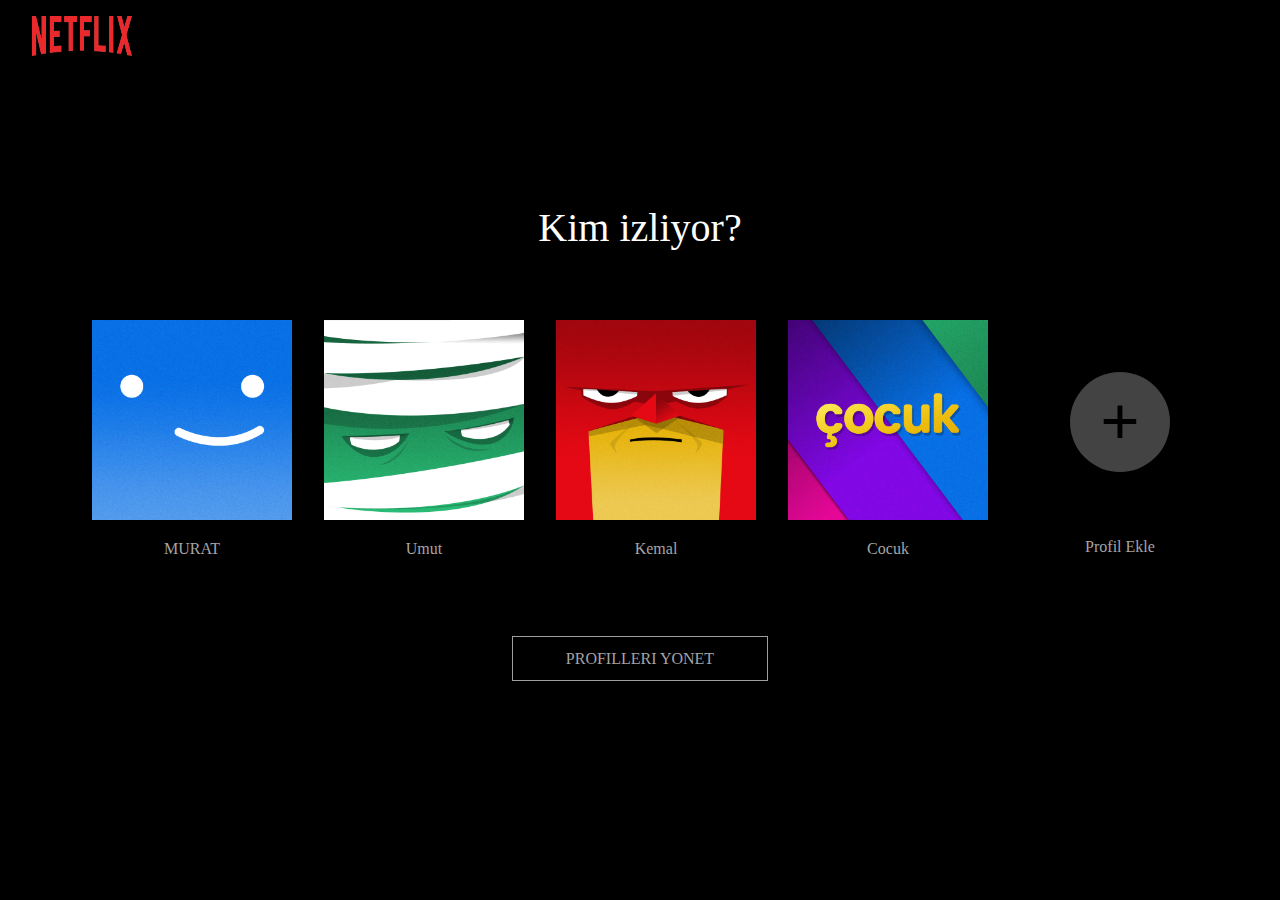
<file: profile.html>
<!DOCTYPE html>
<html lang="en">
<head>
    <meta charset="UTF-8">
    <meta name="viewport" content="width=device-width, initial-scale=1.0">
   <link rel="icon" href="Movie Images/Netflix-logo.png">
    <link rel="stylesheet" href="profile.css">
    <title>Netflix</title>
</head>
<body>
    <div class="Housing-all">
        <div class="logo">
        <div><img src="Movie Images/Netflix-logo.png" alt="" width="100px" height="40px"></div>
        </div>

        <div class="kim"> Kim izliyor?</div>

        <div class="Boxes">
            <div class="box-1 repo-box">
            <div> <img src="Movie Images/avatar-2.png" alt="" width="200px" height="200px"></div>
            <div class="text" > MURAT</div>
            </div>
            
            <div class="box-2 repo-box">
               <div> <img src="Movie Images/avatar-3.png" alt="" width="200px" height="200px"></div>
               <div class="text"> Umut</div>
            </div>
            
            <div class="box-3 repo-box">
            <div> <img src="Movie Images/avatar-4.png" alt="" width="200px" height="200px"></div>
                <div class="text">Kemal</div>
            </div>
             

            <div class="box-4 repo-box">
            <div> <img src="Movie Images/avatar-5.png" alt="" width="200px" height="200px"></div> 
            <div class="text">Cocuk</div>
            </div>
             
          <div class="box-5 repo-box">
            <div class="circle"> 
                <a href="user.html"><div class="inner"><div class="plus">+</div></div></a>
                
            </div>
            <div class="text text-2 repo-box">Profil Ekle</div>
          </div>
            
        </div>
        
        <a href="User.html"><div class="yonet">
            PROFILLERI YONET
        </div></a>
    
    </div>
</body>
</html>
</file>
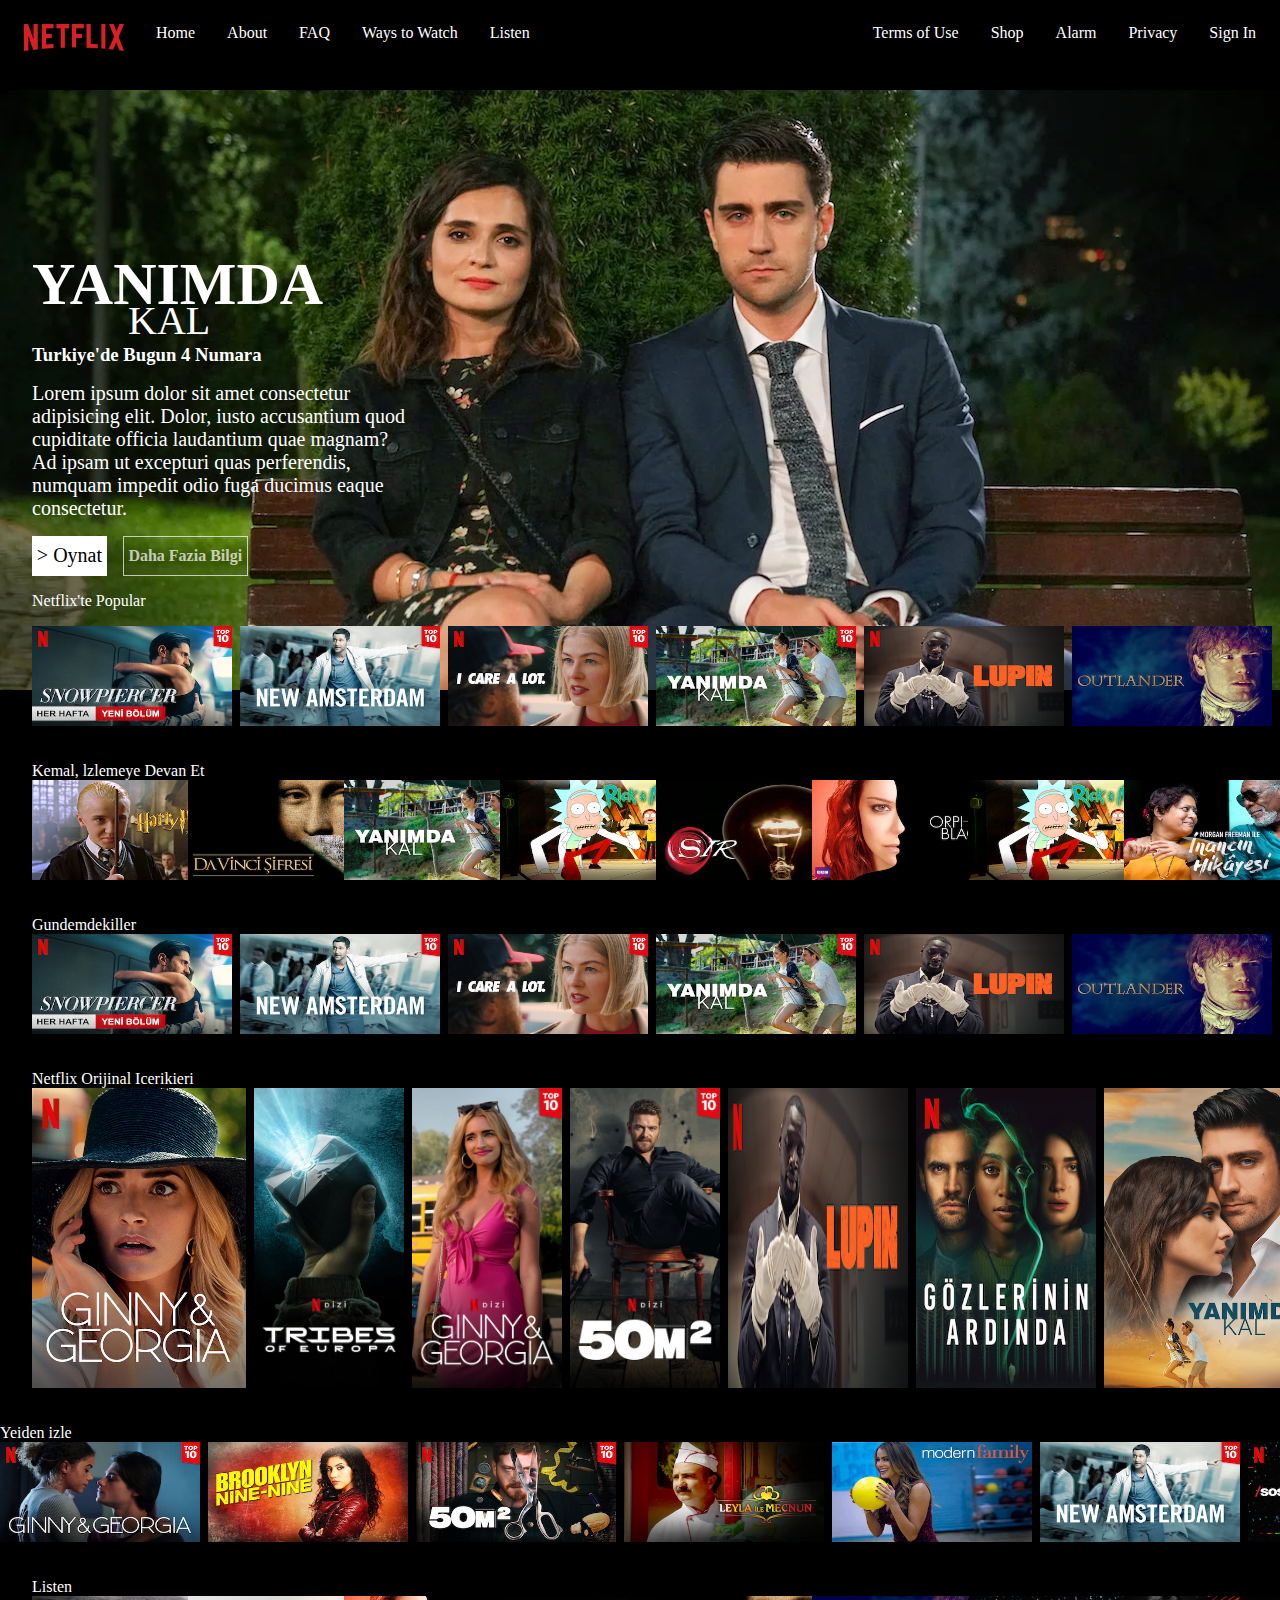
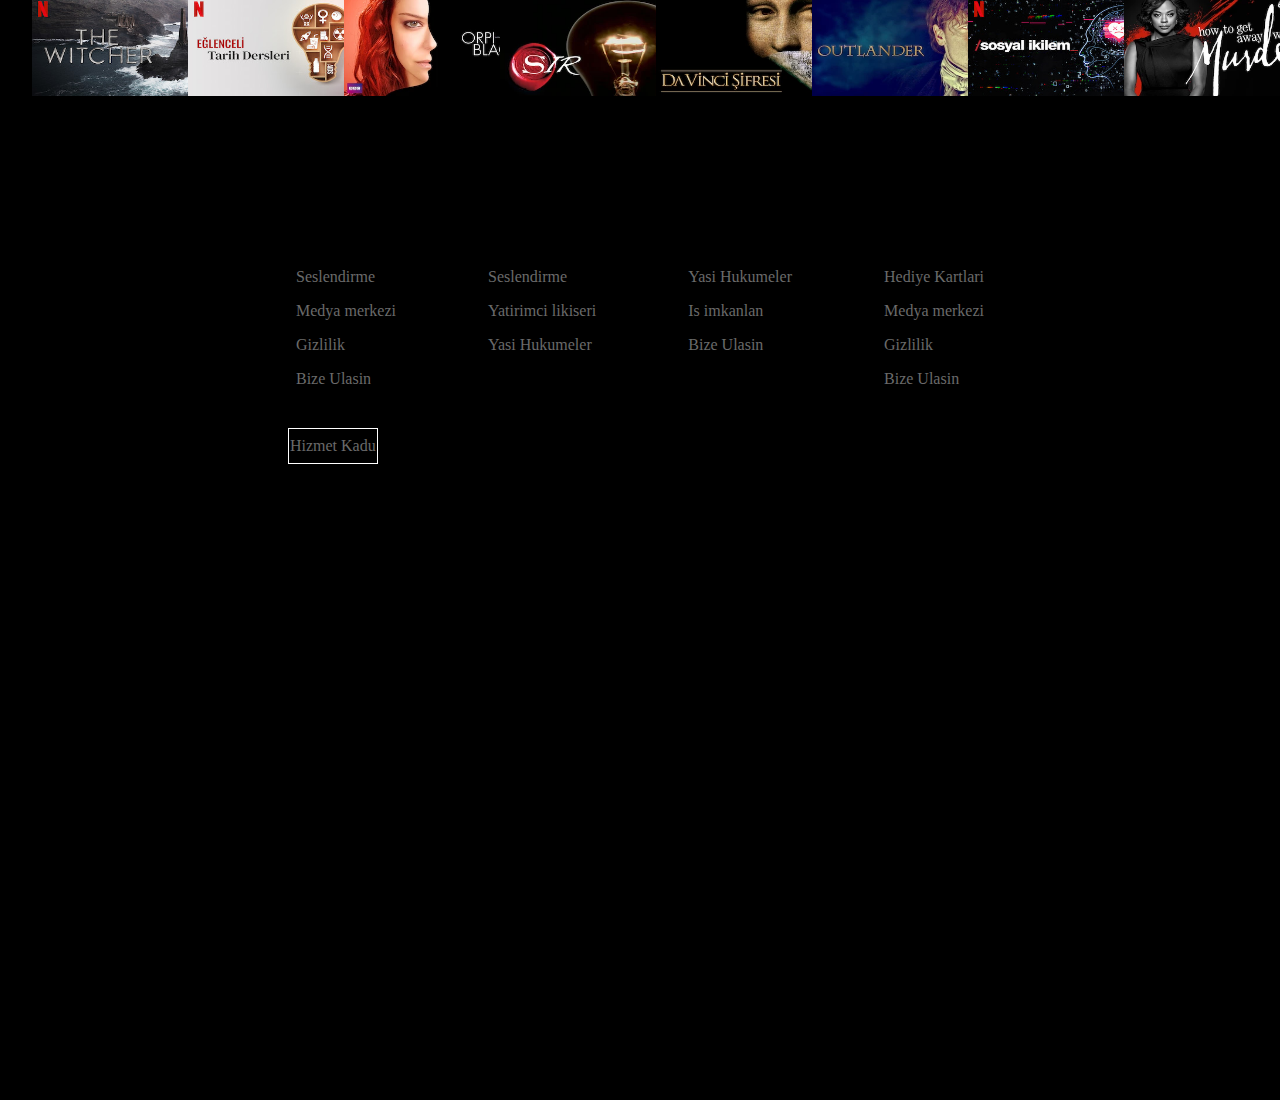
<file: Movie Images/user.html>
<!DOCTYPE html>
<html lang="en">
<head>
    <meta charset="UTF-8">
    <meta name="viewport" content="width=device-width, initial-scale=1.0">
    <link rel="icon" href="logo.png">
    <link rel="stylesheet"  href="user.css">
    <title>Netflix</title>
</head>
<body>
    <div class="Full-Housing">
         <div class="repo-image2"><img src="logo.png" alt="" width="100px" height="40px"></div>
            
        <label class="toggle-button" for="menubar">
            <span class="bar"></span>
            <span class="bar"></span>
            <span class="bar"></span>
        </label>
        
        <input class="input_check" type="checkbox" id="menubar">
    
        <div class="Navbar">
            
            <div class="first">
                <ul class="nav-links">
                    <li class="repo-image"><img src="logo.png" alt="" width="100px height40px"></li>
                    <li>Home</li>
                    <li>About</li>
                    <li>FAQ</li>
                    <li>Ways to Watch</li>
                    <li>Listen</li>
                </ul>
            </div>
            <div class="Second">
                 <ul class="nav-links">
                    <li class="icon"><i class="fa-solid fa-magnifying-glass" ></i></li>
                    <li>Terms of Use</li>
                    <li> Shop</li>
                    <li> Alarm</li>
                    <li>Privacy</li>
                    <li>Sign In</li>
                 </ul>
            </div>
        </div>

         
        <!-- The Background Image -->
    <div class="Background-image">

        <div class="all-div">
            <div class="yanimda">
                <p><h1>YANIMDA</h1></p>
                <p class="kal">KAL</p>
            </div>
            
            <div class="bugun"> <h3>Turkiye'de Bugun 4 Numara</h3></div>
            <p class="Lorem">Lorem ipsum dolor sit amet consectetur adipisicing elit. Dolor, iusto accusantium quod cupiditate 
                officia laudantium quae magnam? Ad ipsam ut excepturi quas perferendis, numquam impedit odio fuga ducimus eaque consectetur.</p>

            <div class="first-div">
                <div class="oynat"> > Oynat</div>
                <div class="daha"> Daha Fazia Bilgi</div>
            </div>
            <div class="Popular">Netflix'te Popular</div>
            <div class="image-1">
                <div><img src="./flex2.png" alt="" width="200px" height="100px"></div>
                <div> <img src="flex10.png" width="200px" height="100px" alt=""></div>
                <div> <img src="flex11.png" width="200px" height="100px"></div>
                <div> <img src="flex12.png" width="200px" height="100px" alt=""></div>
                <div> <img src="flex13.png" width="200px" height="100px" alt=""></div>
                <div> <img src="flex14.png" width="200px" height="100px" alt=""></div>
                <div> <img src="flex16.png" width="200px" height="100px" alt=""></div>
                <div> <img src="flex15.png" width="200px" height="100px" alt=""></div>
             </div>


             <div class="kemal">Kemal, lzlemeye Devan Et</div>

             <div class="image-2">
                <div><img src="flex17.png" alt="" width="200px" height="100px"></div>
                <div> <img src="flex18.png" width="200px" height="100px" alt=""></div>
                <div> <img src="flex12.png" width="200px" height="100px"></div>
                <div> <img src="flex16.png" width="200px" height="100px" alt=""></div>
                <div> <img src="flex19.png" width="200px" height="100px" alt=""></div>
                <div> <img src="flex20.png" width="200px" height="100px" alt=""></div>
                <div> <img src="flex16.png" width="200px" height="100px" alt=""></div>
                <div> <img src="flex3.png" width="200px" height="100px" alt=""></div>
             </div>

             <div class="kemal">Gundemdekiller</div>
             <div class="image-1">
                <div><img src="flex2.png" alt="" width="200px" height="100px"></div>
                <div> <img src="flex10.png" width="200px" height="100px" alt=""></div>
                <div> <img src="flex11.png" width="200px" height="100px"></div>
                <div> <img src="flex12.png" width="200px" height="100px" alt=""></div>
                <div> <img src="flex13.png" width="200px" height="100px" alt=""></div>
                <div> <img src="flex14.png" width="200px" height="100px" alt=""></div>
                <div> <img src="flex16.png" width="200px" height="100px" alt=""></div>
                <div> <img src="flex15.png" width="200px" height="100px" alt=""></div>
             </div>


             <div class="kemal"> Netflix Orijinal Icerikieri</div>

             <div class="image-1">
                <div><img src="rank1.png" alt="" height="300px"></div>
                <div> <img src="origin2.png"  height="300px" alt=""></div>
                <div> <img src="origin4.png"  height="300px"></div>
                <div> <img src="oroigin3.png"  height="300px" alt=""></div>
                <div> <img src="flex13.png"  height="300px" width="180px" alt=""></div>
                <div> <img src="rank4.png" width="180px" height="300px" alt=""></div>
                <div> <img src="rank2.png"  height="300px" alt=""></div>
                <div> <img src="rank3.png"  height="300px" alt=""></div>
                <div> <img src="rank4.png"  height="300px" alt=""></div>
                <div> <img src="rank2.png"  height="300px" alt=""></div>

             </div>

       
             

             
        </div>


        <div class="kemal">Yeiden izle</div>
             <div class="image-1">
                <div><img src="flex4.png" alt="" width="200px" height="100px"></div>
                <div> <img src="flex5.png" width="200px" height="100px" alt=""></div>
                <div> <img src="flex7.png" width="200px" height="100px"></div>
                <div> <img src="flex8.png" width="200px" height="100px" alt=""></div>
                <div> <img src="flex9.png" width="200px" height="100px" alt=""></div>
                <div> <img src="flex10.png" width="200px" height="100px" alt=""></div>
                <div> <img src="flex1.png" width="200px" height="100px" alt=""></div>
                <div> <img src="flex15.png" width="200px" height="100px" alt=""></div>
             </div>
             <div class="Listen">Listen</div>
             <div class="image-3">
                <div><img src="flex22.png" alt="" width="200px" height="100px"></div>
                <div> <img src="flex21.png" width="200px" height="100px" alt=""></div>
                <div> <img src="flex20.png" width="200px" height="100px"></div>
                <div> <img src="flex19.png" width="200px" height="100px" alt=""></div>
                <div> <img src="flex18.png" width="200px" height="100px" alt=""></div>
                <div> <img src="flex14.png" width="200px" height="100px" alt=""></div>
                <div> <img src="flex1.png" width="200px" height="100px" alt=""></div>
                <div> <img src="flex15.png" width="200px" height="100px" alt=""></div>
             </div>
      

            <div class="icons">
                <div class="face"> <i class="fa fa-facebook-official" aria-hidden="true"></i></div>
                <div></div>
                <div></div>
                <div></div>
            </div>

             <div class="footer">
                <div>
                    <ul class="link">
                        <li>Seslendirme</li>
                        <li>Medya merkezi</li>
                        <li>Gizlilik</li>
                        <li>Bize Ulasin</li>
                        
                    </ul>
                </div>
               
                <div>
                    <ul class="link">
                        <li>Seslendirme</li>
                        <li>Yatirimci likiseri</li>
                        <li>Yasi Hukumeler</li>
                        
                        
                    </ul>
                </div>

                <div>
                    <ul class="link">
                        <li>Yasi Hukumeler</li>
                        <li>Is imkanlan</li>
                        <li>Bize Ulasin</li>
                        
                    </ul>
                </div>
                <div>
                    <ul class="link">
                        <li>Hediye Kartlari</li>
                        <li>Medya merkezi</li>
                        <li>Gizlilik</li>
                        <li>Bize Ulasin</li>
                        
                    </ul>
                </div>

            </div>

            <div class="kadu">Hizmet Kadu </div>
         
    </div>
        
    
 </div>
</body>
</html>
</file>
<file: profile.css>
*{
    margin: 0;
    padding: 0;
    box-sizing: border-box;
}
a{
    text-decoration: none;
    
}

.Housing-all{
    background-color: black;
    width: 100%;
    height: 100vh;
    color: white;
}
.logo{
    padding: 1rem;
    padding-left: 2rem;
}
.kim{
    display: flex;
    justify-content: center;
    align-items: center;
    font-size: 40px;
    margin-top: 8rem;
    margin-bottom: 30px;
}

.Boxes{
    display: flex;
    justify-content: center;
    align-items: center;
    padding: 0.7rem;
    width: 100%;
    /* border: 1px solid brown */
    height: 35vh;
    padding-left: 20rem;
    padding-right: 20rem;

}
.box-1{
    display: block;
    
}
.Boxes>div{
    padding-left: 2rem;
}

.text{
    justify-content: center;
    align-items: center;
    display: flex;
    padding-top: 1rem;
    color:  rgb(165, 164, 164) ;
}
.box-5{
    width: 50%;
    cursor: pointer;
    /* border: 1px solid rebeccapurple;
    height: 90%;
    display: block; */
}
.circle{
 width: 200px;
 height: 200px;
 /* border: 1px solid rebeccapurple; */
 justify-content: center;
 display: flex;
 align-items: center;
 /* background-color: rgb(67, 67, 67); */
 /* border-radius: 50%; */
 color: black;
}
.inner{
    width: 100px;
    height: 100px;
    /* border: 1px solid rgb(101, 93, 108); */
    justify-content: center;
    display: flex;
    align-items: center;
    background-color: rgb(67, 67, 67);
    border-radius: 50%; 
    color: black;
}
.plus{
    font-size: 70px;
    font-weight: bolder;
}

.yonet{
    display: flex;
    justify-content: center;
    align-items: center;
    width: 20%;
    height: 5%;
    color:  rgb(165, 164, 164) ;
    margin-left: 32rem;
    margin-top: 40px;
    border: 1px solid  rgb(160, 158, 158);
    cursor: pointer;
}

@media (max-width: 800px) {
    .Housing-all{
        /* width:  50vh; */
        height: fit-content;
        overflow: hidden;
    }
    .kim{
        display: flex;
        justify-content: center;
    }
    .Boxes{
        display: block;
        justify-content: center;
        align-items: center;
        width: fit-content;
        height: fit-content;
        margin-left: -10rem;
         /* position: relative; */
        /* right: 24rem; */
    }

    .repo-box{
        display: block;
        justify-content: center;
        width: fit-content;
        /* margin-left: -9%; */
       
    }
    .text-2{
        padding-left: 4rem;
        
    }

    .yonet{
        display: flex;
        margin-left: 10rem;
        margin-top: 2rem;
        width: 15rem;
        justify-content: center;
        height: 2rem;
        margin-bottom: 2rem;
        align-items: center;
    }

    
}
</file>
<file: Movie Images/user.css>
*{
    padding: 0;
    margin: 0;
    box-sizing: border-box;
}
.Full-Housing{
    width: 100%;
    height: 300vh;
    background-color: black;
    color: white;
}
.Navbar{
    display: flex;
    justify-content: space-between;
    height: 10vh;

    
}
.first{
    display: flex;
    flex-flow: row wrap;
    
}
.nav-links{
    display: flex;
    flex-direction: row;
    justify-content: space-evenly;
    list-style-type: none;
    padding: 0.5rem;
}
.nav-links>li {
    padding: 1rem;
}


/* The BAckground Image */

.Background-image{
    background-image: url("main.png");
    width: 100%;
    height: 600px;
}

.all-div{
    padding-left: 2rem;
}
.yanimda{
    padding-top: 10rem;
    font-size: 30px;
}

.kal{
    margin-top: -1.4rem ;
    font-size: 40px;
    width: 10%;
    display: flex;
    margin-left: 6rem;
}

.bugun{
     margin-bottom: 1rem;

}
.Lorem{
    width: 30%;
    font-size: 20px;
    padding-bottom: 1rem;
}

.first-div{
    display: flex;
}
.oynat{
    width: 6%;
    background-color: white;
    color: black;
    display: flex;
    justify-content: center;
    align-items: center;
    font-size: 20px;
    height: 40px;
    border: 1px solid white;
    margin-right: 1rem;
}
.daha{
    width: 10%;
    height: 40px;
    opacity: 0.7;
    border: 1px solid white;
    display: flex;
    align-items: center;
    justify-content: center;
    /* background-color:white; */
    color:white;
    font-weight: bold;
}
.Popular{
    padding-bottom: 1rem;
    padding-top: 1rem;
}

.image-1{
    display: flex;
    flex-direction: row;
    flex-flow: row nowrap;
   /* overflow:scroll; */
   overflow-y: scroll;
    
}

.kemal{
    padding-top: 2rem;
}
.image-1>div{
    padding-right: 0.5rem;
}

.image-2{
    display: flex;
    flex-direction: row;
    flex-flow: row nowrap;
    overflow-y: hidden;
}
.image-2>div{
    overflow: hidden;
}

.Listen{
    padding-top: 2rem;
    padding-left: 2rem;
}

.image-3{
    display: flex;
    flex-direction: row;
    flex-flow: row nowrap;
   /* overflow:scroll; */
   overflow-y: hidden;
    padding-left: 2rem;
}
.image-3>div{
    overflow: hidden;
}


.footer{
    display: flex;
    justify-content: space-between;
    margin-left: 18rem;
    margin-right: 18rem;
    margin-top: 10rem;
    color:  rgb(106, 106, 106);
}


    /* padding: 5rem; */
    /* padding-right: 10rem; */
    /* padding-top: 5rem; */
    /* padding-left: 5rem */

.link>li{
    padding: 0.5rem;
    list-style-type: none;
}

.kadu{  
    width: 7%;
    margin-left:18rem;
    margin-top: 2rem;
    display: flex;
    align-items: center;
    justify-content: center;
    color: rgb(106, 106, 106);
    height: 6%;
    border: 1px solid white;
}


.toggle-button{
    position: absolute;
    top: .75rem;
    left: 1rem;
    display: none;
    flex-direction: column;
    justify-content: space-between;
    width: 30px;
    height: 21px;
}

.toggle-button .bar{
    height: 3px;
    width: 100%;
    background-color :red;
    border-radius: 10px;
}

.input_check{
    display: none;

}
.repo-image2{
    display: none;
}
.icon{
    color: white;
    width: 50px;
    height: 10%;
}

@media (max-width: 600px) {
    .repo-image2{
        display: block;
        align-items: flex-end;
        position: relative;
        left: 80%;
        padding-top: 0.5rem;
    }
    .toggle-button{
        display: flex;
        color: white;
    }
    .Navbar{
        display: none;
        width: 200%;
    }
    .nav-links{
        flex-direction: column;
        /* align-items: flex-start; */
        height: 400px;
        justify-content: center;
        width: 300px;
        background-color: whitesmoke;
        color: black;
        z-index: 1000;
        cursor: pointer;

    }
    .repo-image{
        display: block  ;
    }
    .nav-links li{
        text-align: center;
        /* margin: 2rem 2rem; */
    }
    .nav-links li a{
        justify-content: center;
    }
    .input_check{
        display: none;
    }

    .input_check:checked ~ div{
        /* margin-top: 50%; */
        padding-top: 2%;
        display: block;
        transition: 600ms ease-in-out;
    }
    
    .face{
        color: blue;
    }
}
@media (max-width:600px) {
    .Full-Housing{
        overflow: hidden;
    }
    .Background-image{
        display: block;
        justify-content: center;
    }
    .Lorem{
        width: 100%;
    }
    .all-div{
        display: block;
        justify-content: center;
        flex-flow: column wrap;
    }
    
    .oynat{
        width: 20%;
    }
    .daha{
        width: 35%;
    }
    .image-2{

        width: 300%;
    }
    
        /* overflow: scroll;     */
    
    .footer{
        background-color: black;
        width: 100%;
        display: flex;
        justify-content: center;
        position: relative;
        left: -15rem;
        /* margin-left: 1rem; */
        padding-right: 3rem;
    }
    .footer div{
        width: 100%;
        display: block;
        justify-content: center;
        align-items: flex-start;
        margin-right: 0.5rem;
    }
    link >li{
        display: block;
        justify-content: center;
        width: 50%;
    }
    
    .kadu{
        width: 7rem;
        position: relative;
        position: left;
        left: -7rem;
    }
}
</file>
